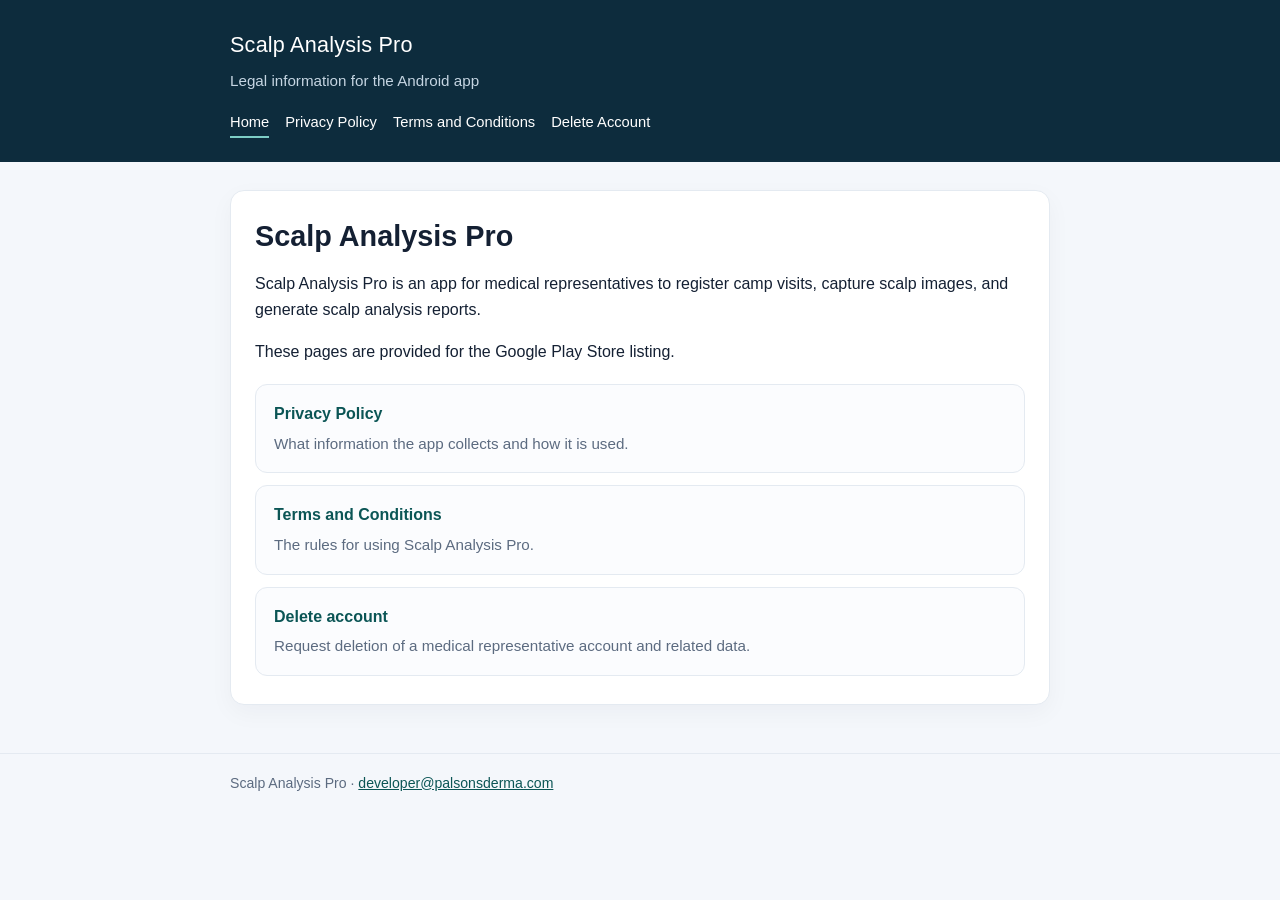
<file: index.html>
<!DOCTYPE html>
<html lang="en">
<head>
  <meta charset="utf-8">
  <meta name="viewport" content="width=device-width, initial-scale=1">
  <title>Scalp Analysis Pro</title>
  <link rel="stylesheet" href="styles.css">
</head>
<body>
  <header>
    <div class="header-inner">
      <p class="brand"><a href="index.html">Scalp Analysis Pro</a></p>
      <p class="tagline">Legal information for the Android app</p>
      <nav>
        <a href="index.html" aria-current="page">Home</a>
        <a href="privacy-policy.html">Privacy Policy</a>
        <a href="terms.html">Terms and Conditions</a>
        <a href="delete-account.html">Delete Account</a>
      </nav>
    </div>
  </header>
  <main>
    <article class="card">
      <h1>Scalp Analysis Pro</h1>
      <p>Scalp Analysis Pro is an app for medical representatives to register camp visits, capture scalp images, and generate scalp analysis reports.</p>
      <p>These pages are provided for the Google Play Store listing.</p>
      <div class="links">
        <a href="privacy-policy.html">
          <strong>Privacy Policy</strong>
          <span>What information the app collects and how it is used.</span>
        </a>
        <a href="terms.html">
          <strong>Terms and Conditions</strong>
          <span>The rules for using Scalp Analysis Pro.</span>
        </a>
        <a href="delete-account.html">
          <strong>Delete account</strong>
          <span>Request deletion of a medical representative account and related data.</span>
        </a>
      </div>
    </article>
  </main>
  <footer>
    <div class="footer-inner">Scalp Analysis Pro · <a href="mailto:developer@palsonsderma.com">developer@palsonsderma.com</a></div>
  </footer>
</body>
</html>
</file>
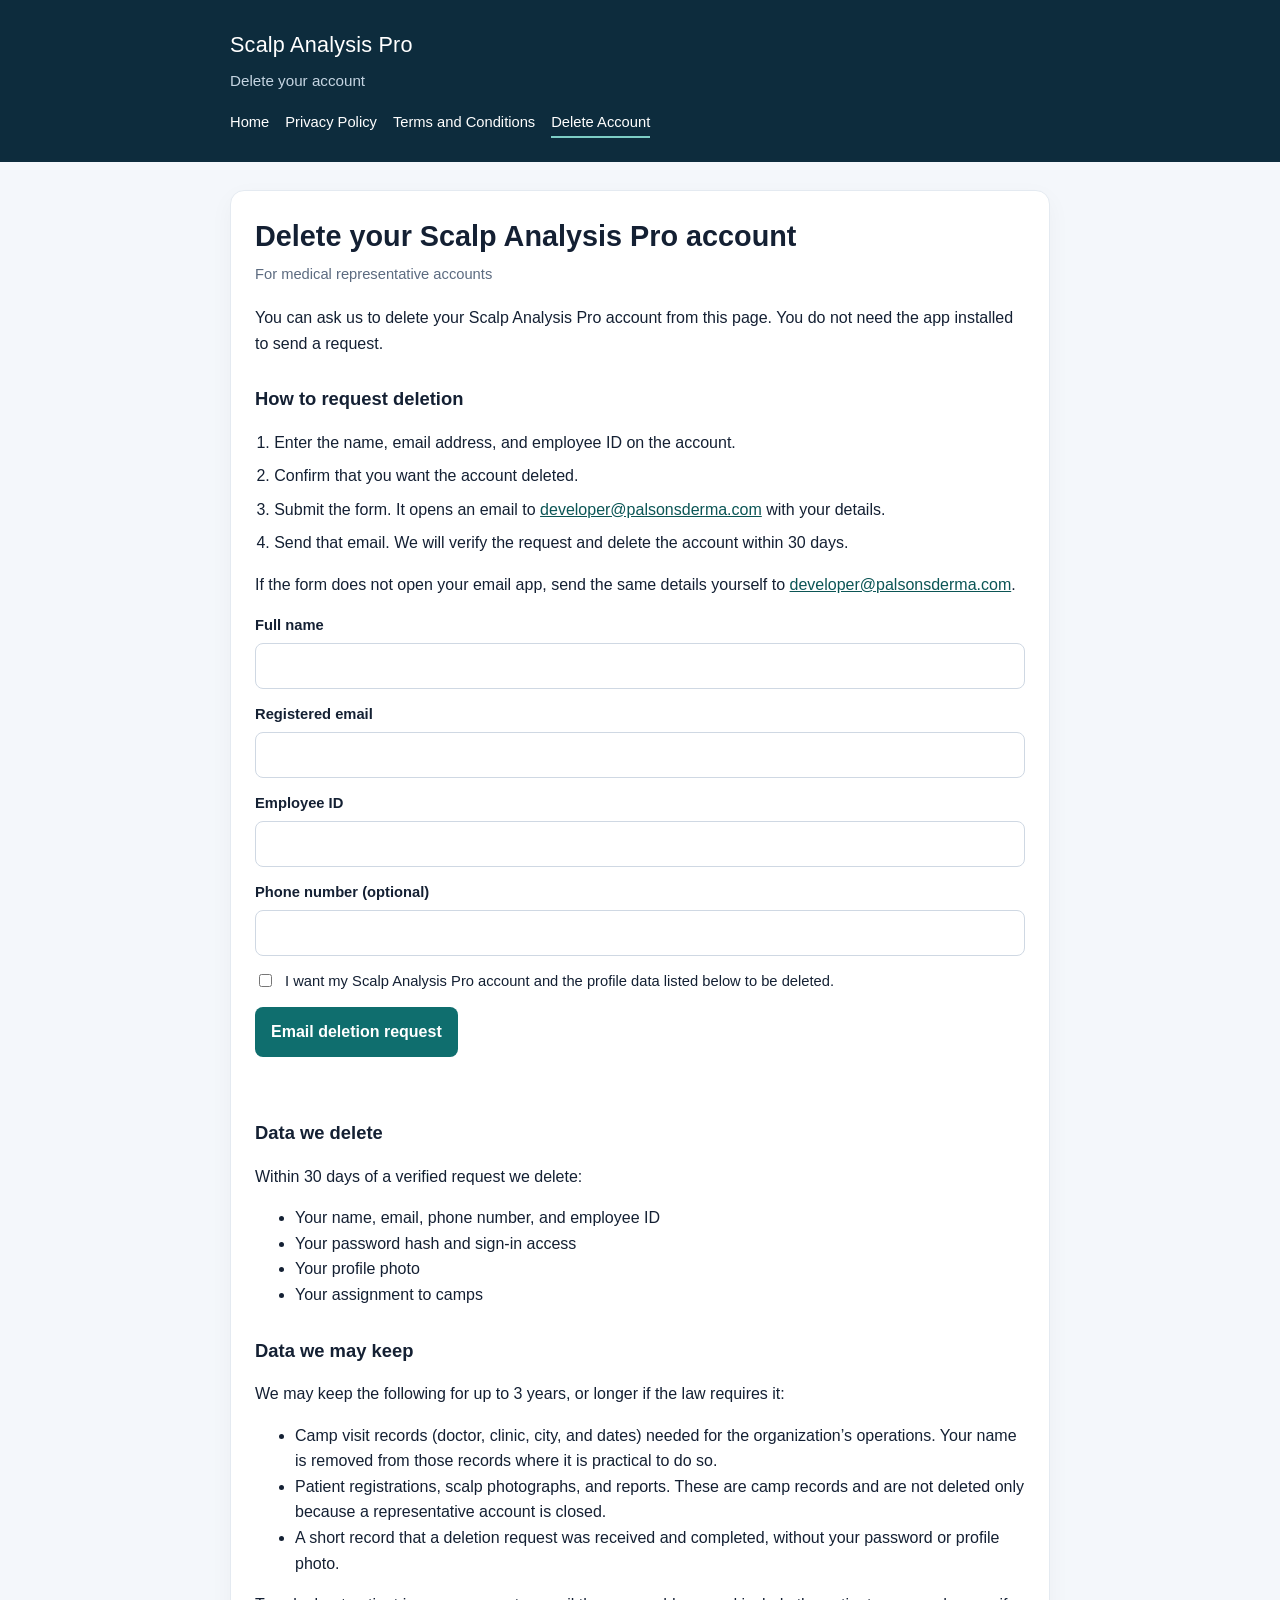
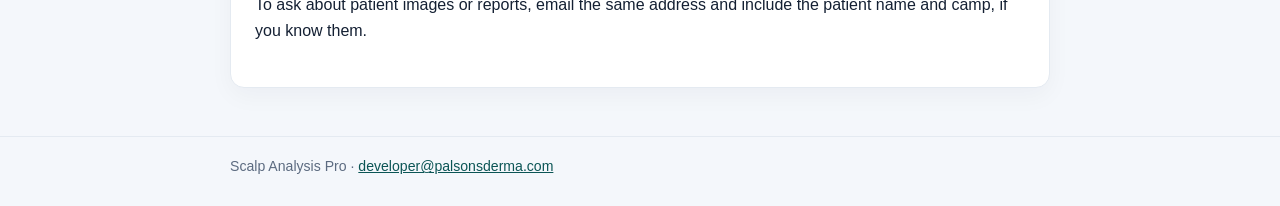
<file: delete-account.html>
<!DOCTYPE html>
<html lang="en">
<head>
  <meta charset="utf-8">
  <meta name="viewport" content="width=device-width, initial-scale=1">
  <title>Delete Account · Scalp Analysis Pro</title>
  <link rel="stylesheet" href="styles.css">
</head>
<body>
  <header>
    <div class="header-inner">
      <p class="brand"><a href="index.html">Scalp Analysis Pro</a></p>
      <p class="tagline">Delete your account</p>
      <nav>
        <a href="index.html">Home</a>
        <a href="privacy-policy.html">Privacy Policy</a>
        <a href="terms.html">Terms and Conditions</a>
        <a href="delete-account.html" aria-current="page">Delete Account</a>
      </nav>
    </div>
  </header>
  <main>
    <article class="card">
      <h1>Delete your Scalp Analysis Pro account</h1>
      <p class="updated">For medical representative accounts</p>
      <p>You can ask us to delete your Scalp Analysis Pro account from this page. You do not need the app installed to send a request.</p>

      <h2>How to request deletion</h2>
      <ol class="steps">
        <li>Enter the name, email address, and employee ID on the account.</li>
        <li>Confirm that you want the account deleted.</li>
        <li>Submit the form. It opens an email to <a href="mailto:developer@palsonsderma.com">developer@palsonsderma.com</a> with your details.</li>
        <li>Send that email. We will verify the request and delete the account within 30 days.</li>
      </ol>
      <p>If the form does not open your email app, send the same details yourself to <a href="mailto:developer@palsonsderma.com?subject=Delete%20Scalp%20Analysis%20Pro%20account">developer@palsonsderma.com</a>.</p>

      <form id="delete-form">
        <label>
          Full name
          <input name="name" type="text" autocomplete="name" required>
        </label>
        <label>
          Registered email
          <input name="email" type="email" autocomplete="email" required>
        </label>
        <label>
          Employee ID
          <input name="employeeId" type="text" required>
        </label>
        <label>
          Phone number (optional)
          <input name="phone" type="tel" autocomplete="tel">
        </label>
        <label class="check">
          <input name="confirm" type="checkbox" required>
          <span>I want my Scalp Analysis Pro account and the profile data listed below to be deleted.</span>
        </label>
        <button type="submit">Email deletion request</button>
        <p class="status" id="status" role="status"></p>
      </form>

      <h2>Data we delete</h2>
      <p>Within 30 days of a verified request we delete:</p>
      <ul>
        <li>Your name, email, phone number, and employee ID</li>
        <li>Your password hash and sign-in access</li>
        <li>Your profile photo</li>
        <li>Your assignment to camps</li>
      </ul>

      <h2>Data we may keep</h2>
      <p>We may keep the following for up to 3 years, or longer if the law requires it:</p>
      <ul>
        <li>Camp visit records (doctor, clinic, city, and dates) needed for the organization’s operations. Your name is removed from those records where it is practical to do so.</li>
        <li>Patient registrations, scalp photographs, and reports. These are camp records and are not deleted only because a representative account is closed.</li>
        <li>A short record that a deletion request was received and completed, without your password or profile photo.</li>
      </ul>
      <p>To ask about patient images or reports, email the same address and include the patient name and camp, if you know them.</p>
    </article>
  </main>
  <footer>
    <div class="footer-inner">Scalp Analysis Pro · <a href="mailto:developer@palsonsderma.com">developer@palsonsderma.com</a></div>
  </footer>
  <script>
    document.getElementById("delete-form").addEventListener("submit", function (event) {
      event.preventDefault();
      var data = new FormData(event.target);
      var body = [
        "Please delete my Scalp Analysis Pro account.",
        "",
        "Name: " + data.get("name"),
        "Email: " + data.get("email"),
        "Employee ID: " + data.get("employeeId"),
        "Phone: " + (data.get("phone") || "Not provided")
      ].join("\n");
      var link = "mailto:developer@palsonsderma.com?subject=" +
        encodeURIComponent("Delete Scalp Analysis Pro account") +
        "&body=" + encodeURIComponent(body);
      window.location.href = link;
      document.getElementById("status").textContent =
        "Your email app should open with the request. Send the message to finish.";
    });
  </script>
</body>
</html>
</file>
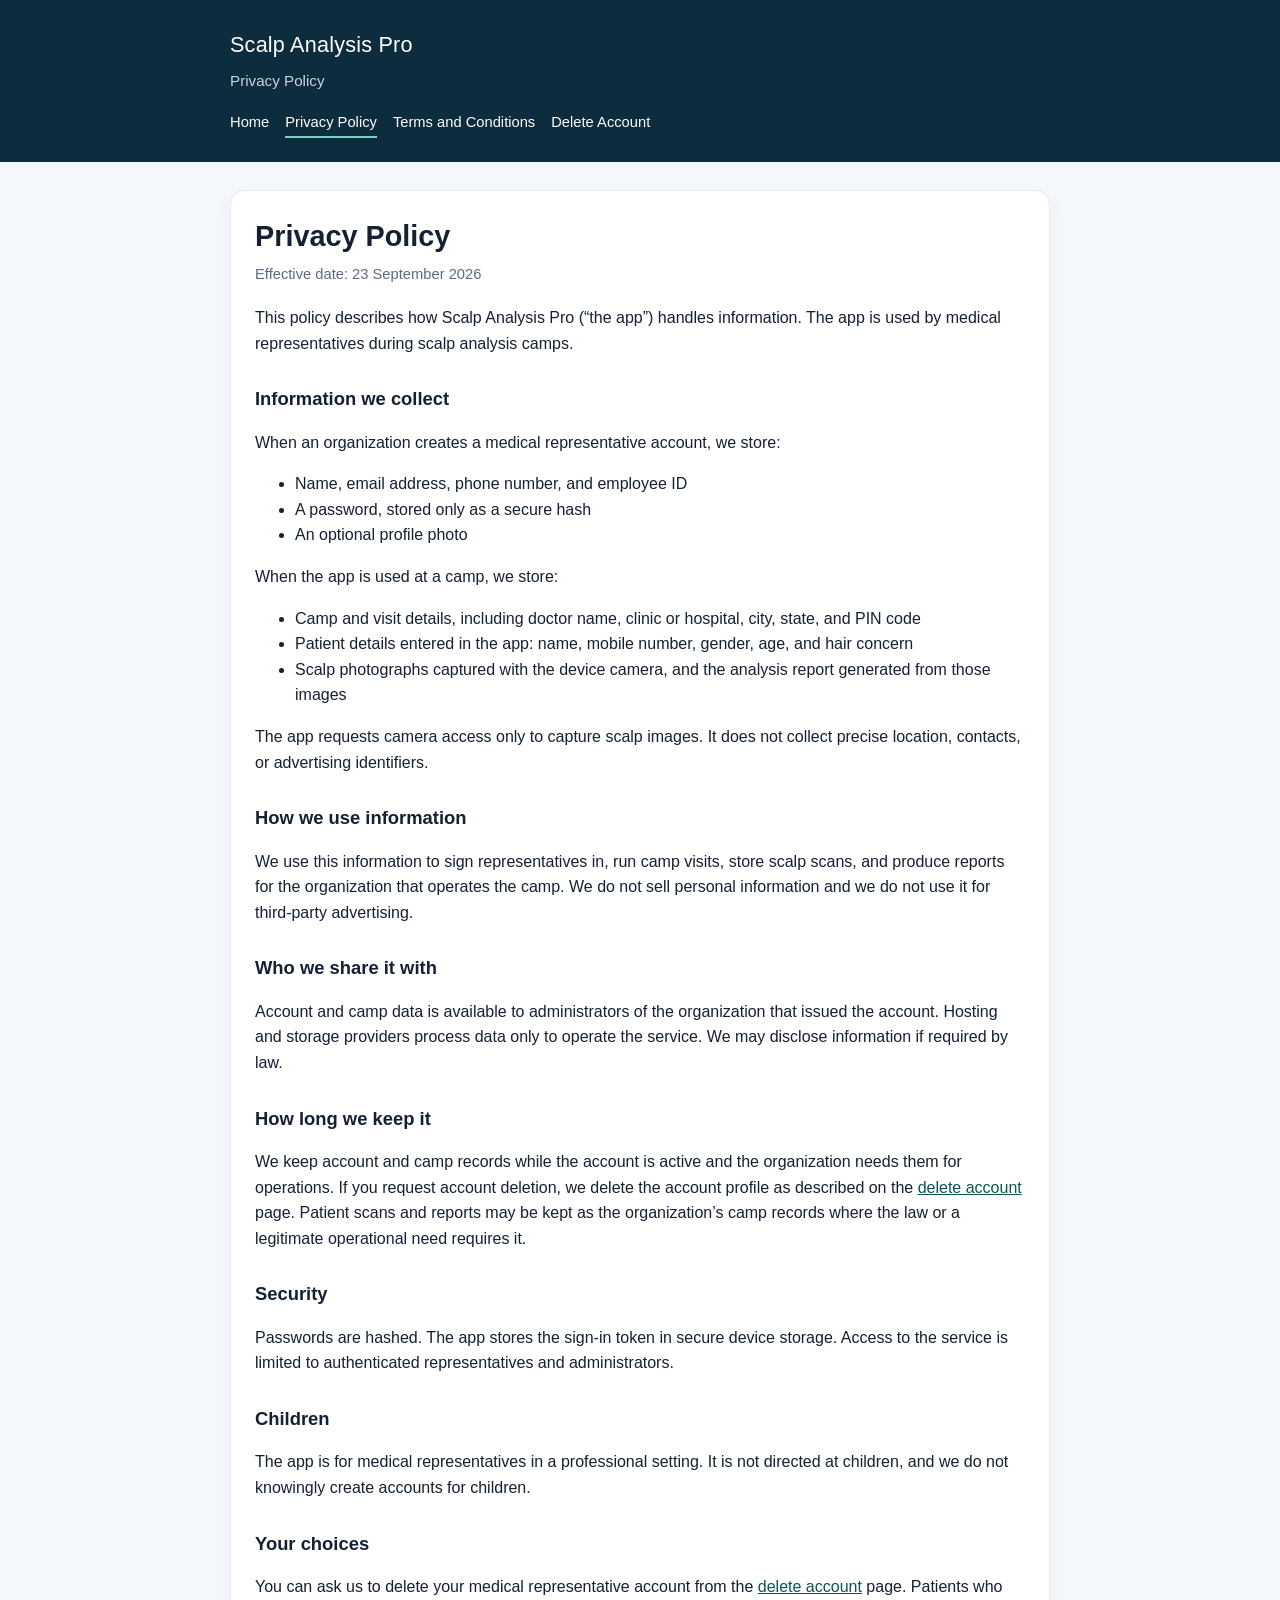
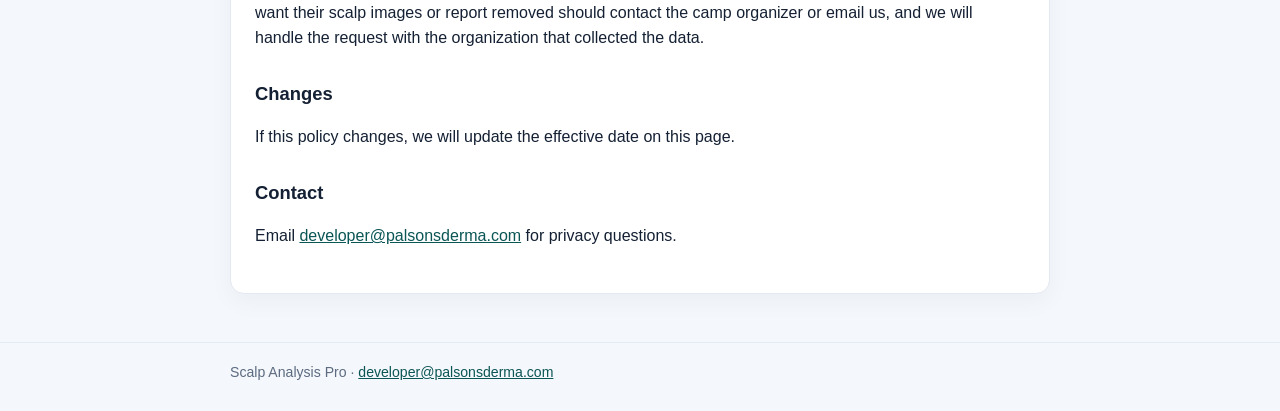
<file: privacy-policy.html>
<!DOCTYPE html>
<html lang="en">
<head>
  <meta charset="utf-8">
  <meta name="viewport" content="width=device-width, initial-scale=1">
  <title>Privacy Policy · Scalp Analysis Pro</title>
  <link rel="stylesheet" href="styles.css">
</head>
<body>
  <header>
    <div class="header-inner">
      <p class="brand"><a href="index.html">Scalp Analysis Pro</a></p>
      <p class="tagline">Privacy Policy</p>
      <nav>
        <a href="index.html">Home</a>
        <a href="privacy-policy.html" aria-current="page">Privacy Policy</a>
        <a href="terms.html">Terms and Conditions</a>
        <a href="delete-account.html">Delete Account</a>
      </nav>
    </div>
  </header>
  <main>
    <article class="card">
      <h1>Privacy Policy</h1>
      <p class="updated">Effective date: 23 September 2026</p>
      <p>This policy describes how Scalp Analysis Pro (“the app”) handles information. The app is used by medical representatives during scalp analysis camps.</p>

      <h2>Information we collect</h2>
      <p>When an organization creates a medical representative account, we store:</p>
      <ul>
        <li>Name, email address, phone number, and employee ID</li>
        <li>A password, stored only as a secure hash</li>
        <li>An optional profile photo</li>
      </ul>
      <p>When the app is used at a camp, we store:</p>
      <ul>
        <li>Camp and visit details, including doctor name, clinic or hospital, city, state, and PIN code</li>
        <li>Patient details entered in the app: name, mobile number, gender, age, and hair concern</li>
        <li>Scalp photographs captured with the device camera, and the analysis report generated from those images</li>
      </ul>
      <p>The app requests camera access only to capture scalp images. It does not collect precise location, contacts, or advertising identifiers.</p>

      <h2>How we use information</h2>
      <p>We use this information to sign representatives in, run camp visits, store scalp scans, and produce reports for the organization that operates the camp. We do not sell personal information and we do not use it for third-party advertising.</p>

      <h2>Who we share it with</h2>
      <p>Account and camp data is available to administrators of the organization that issued the account. Hosting and storage providers process data only to operate the service. We may disclose information if required by law.</p>

      <h2>How long we keep it</h2>
      <p>We keep account and camp records while the account is active and the organization needs them for operations. If you request account deletion, we delete the account profile as described on the <a href="delete-account.html">delete account</a> page. Patient scans and reports may be kept as the organization’s camp records where the law or a legitimate operational need requires it.</p>

      <h2>Security</h2>
      <p>Passwords are hashed. The app stores the sign-in token in secure device storage. Access to the service is limited to authenticated representatives and administrators.</p>

      <h2>Children</h2>
      <p>The app is for medical representatives in a professional setting. It is not directed at children, and we do not knowingly create accounts for children.</p>

      <h2>Your choices</h2>
      <p>You can ask us to delete your medical representative account from the <a href="delete-account.html">delete account</a> page. Patients who want their scalp images or report removed should contact the camp organizer or email us, and we will handle the request with the organization that collected the data.</p>

      <h2>Changes</h2>
      <p>If this policy changes, we will update the effective date on this page.</p>

      <h2>Contact</h2>
      <p>Email <a href="mailto:developer@palsonsderma.com">developer@palsonsderma.com</a> for privacy questions.</p>
    </article>
  </main>
  <footer>
    <div class="footer-inner">Scalp Analysis Pro · <a href="mailto:developer@palsonsderma.com">developer@palsonsderma.com</a></div>
  </footer>
</body>
</html>
</file>
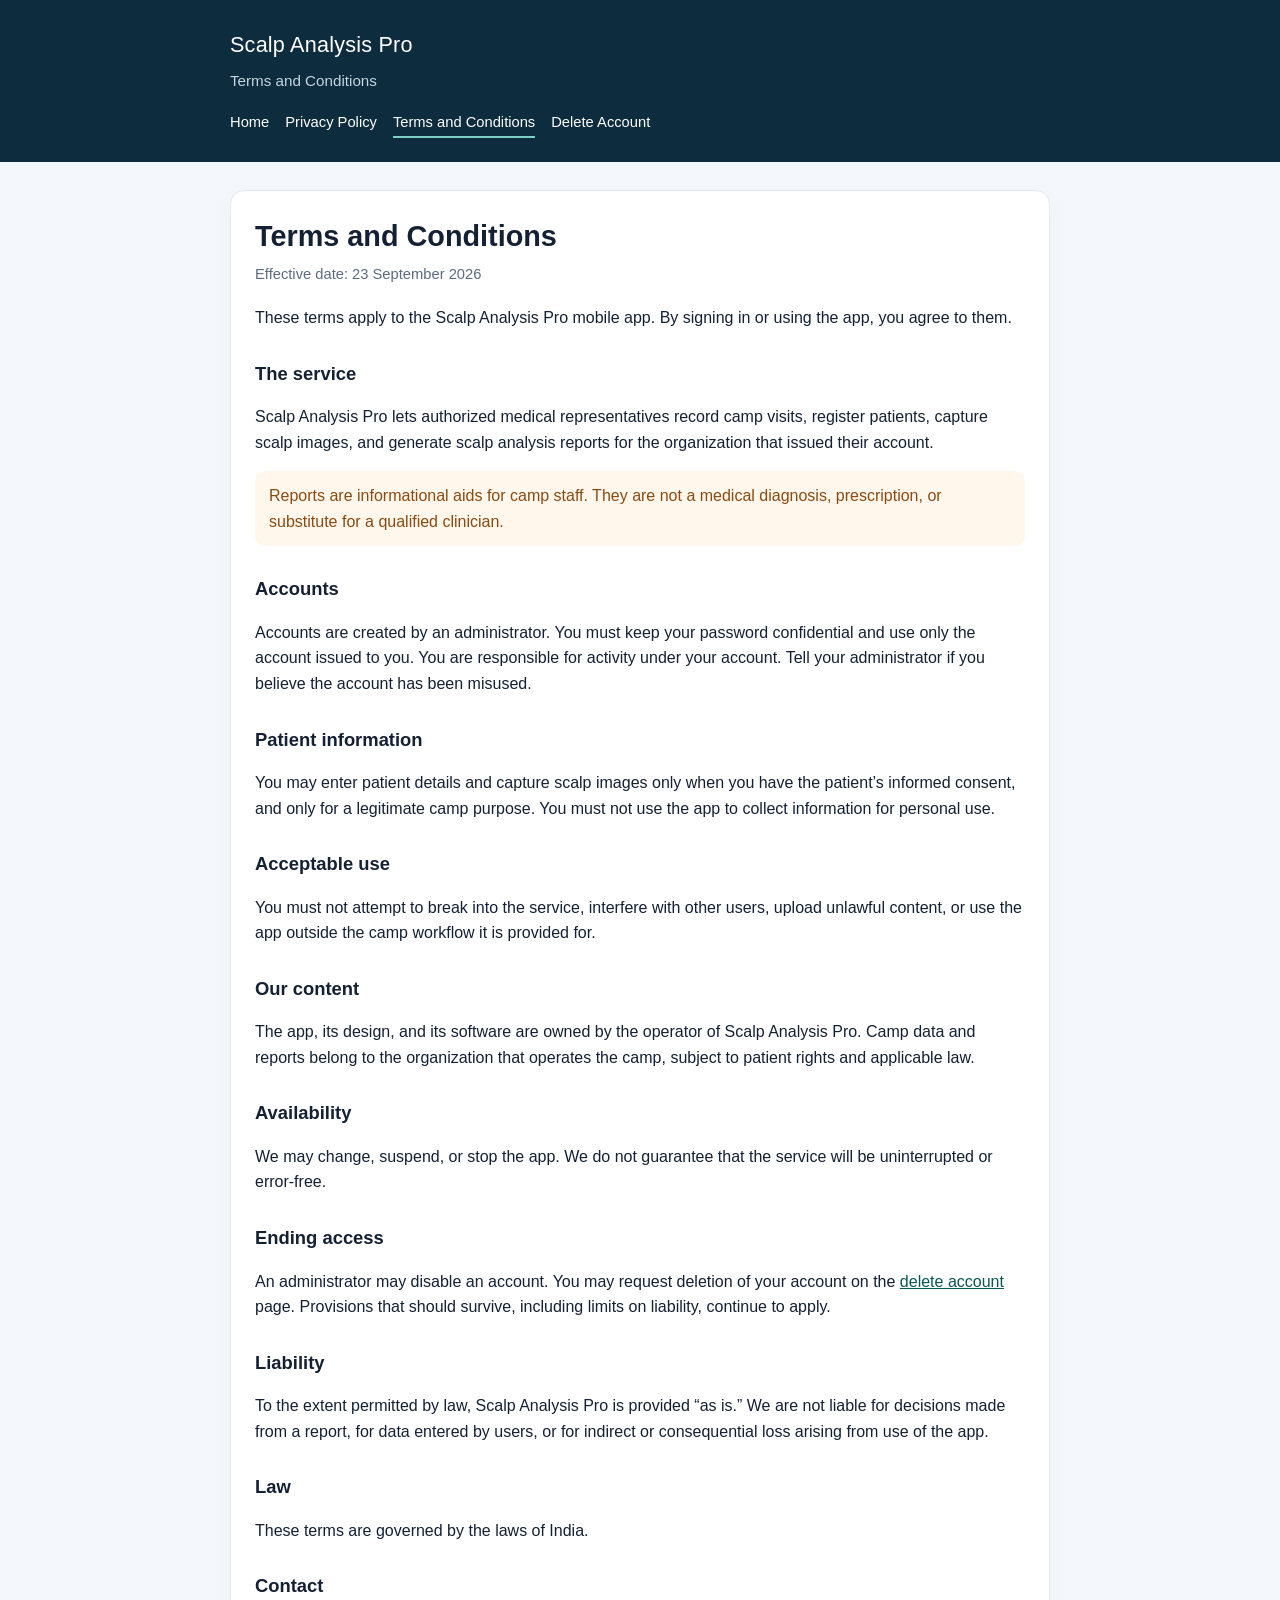
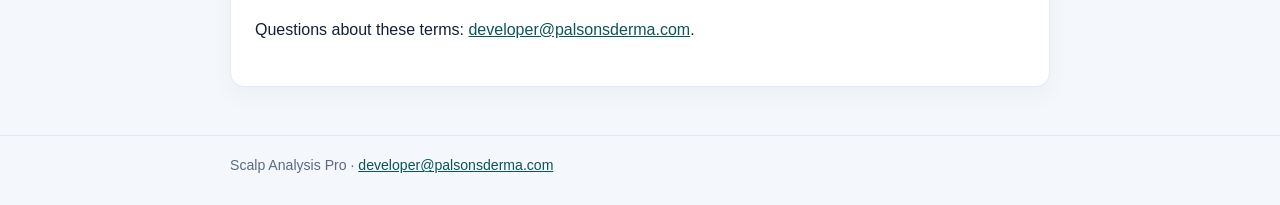
<file: terms.html>
<!DOCTYPE html>
<html lang="en">
<head>
  <meta charset="utf-8">
  <meta name="viewport" content="width=device-width, initial-scale=1">
  <title>Terms and Conditions · Scalp Analysis Pro</title>
  <link rel="stylesheet" href="styles.css">
</head>
<body>
  <header>
    <div class="header-inner">
      <p class="brand"><a href="index.html">Scalp Analysis Pro</a></p>
      <p class="tagline">Terms and Conditions</p>
      <nav>
        <a href="index.html">Home</a>
        <a href="privacy-policy.html">Privacy Policy</a>
        <a href="terms.html" aria-current="page">Terms and Conditions</a>
        <a href="delete-account.html">Delete Account</a>
      </nav>
    </div>
  </header>
  <main>
    <article class="card">
      <h1>Terms and Conditions</h1>
      <p class="updated">Effective date: 23 September 2026</p>
      <p>These terms apply to the Scalp Analysis Pro mobile app. By signing in or using the app, you agree to them.</p>

      <h2>The service</h2>
      <p>Scalp Analysis Pro lets authorized medical representatives record camp visits, register patients, capture scalp images, and generate scalp analysis reports for the organization that issued their account.</p>
      <p class="notice">Reports are informational aids for camp staff. They are not a medical diagnosis, prescription, or substitute for a qualified clinician.</p>

      <h2>Accounts</h2>
      <p>Accounts are created by an administrator. You must keep your password confidential and use only the account issued to you. You are responsible for activity under your account. Tell your administrator if you believe the account has been misused.</p>

      <h2>Patient information</h2>
      <p>You may enter patient details and capture scalp images only when you have the patient’s informed consent, and only for a legitimate camp purpose. You must not use the app to collect information for personal use.</p>

      <h2>Acceptable use</h2>
      <p>You must not attempt to break into the service, interfere with other users, upload unlawful content, or use the app outside the camp workflow it is provided for.</p>

      <h2>Our content</h2>
      <p>The app, its design, and its software are owned by the operator of Scalp Analysis Pro. Camp data and reports belong to the organization that operates the camp, subject to patient rights and applicable law.</p>

      <h2>Availability</h2>
      <p>We may change, suspend, or stop the app. We do not guarantee that the service will be uninterrupted or error-free.</p>

      <h2>Ending access</h2>
      <p>An administrator may disable an account. You may request deletion of your account on the <a href="delete-account.html">delete account</a> page. Provisions that should survive, including limits on liability, continue to apply.</p>

      <h2>Liability</h2>
      <p>To the extent permitted by law, Scalp Analysis Pro is provided “as is.” We are not liable for decisions made from a report, for data entered by users, or for indirect or consequential loss arising from use of the app.</p>

      <h2>Law</h2>
      <p>These terms are governed by the laws of India.</p>

      <h2>Contact</h2>
      <p>Questions about these terms: <a href="mailto:developer@palsonsderma.com">developer@palsonsderma.com</a>.</p>
    </article>
  </main>
  <footer>
    <div class="footer-inner">Scalp Analysis Pro · <a href="mailto:developer@palsonsderma.com">developer@palsonsderma.com</a></div>
  </footer>
</body>
</html>
</file>
<file: styles.css>
:root {
  --ink: #142033;
  --muted: #5c6b80;
  --line: #e4eaf1;
  --bg: #f4f7fb;
  --card: #ffffff;
  --accent: #0f6e6e;
  --accent-dark: #0b5555;
  --warn: #8a4b12;
  --warn-bg: #fff6ec;
}

* {
  box-sizing: border-box;
}

html {
  scroll-behavior: smooth;
}

body {
  margin: 0;
  font-family: "Segoe UI", Helvetica, Arial, sans-serif;
  color: var(--ink);
  background: var(--bg);
  line-height: 1.6;
}

a {
  color: var(--accent-dark);
}

header {
  background: #0d2c3d;
  color: #fff;
}

.header-inner,
main,
footer .footer-inner {
  width: min(820px, calc(100% - 32px));
  margin: 0 auto;
}

.header-inner {
  padding: 28px 0 24px;
}

.brand {
  margin: 0;
  font-size: 1.35rem;
  letter-spacing: 0.01em;
}

.brand a {
  color: inherit;
  text-decoration: none;
}

.tagline {
  margin: 6px 0 0;
  color: #c5d5e2;
  font-size: 0.95rem;
}

nav {
  display: flex;
  flex-wrap: wrap;
  gap: 8px 16px;
  margin-top: 18px;
}

nav a {
  color: #fff;
  text-decoration: none;
  font-size: 0.92rem;
  border-bottom: 2px solid transparent;
  padding-bottom: 2px;
}

nav a[aria-current="page"] {
  border-color: #7dcec6;
}

main {
  padding: 28px 0 48px;
}

.card {
  background: var(--card);
  border: 1px solid var(--line);
  border-radius: 14px;
  padding: 28px 24px;
  box-shadow: 0 8px 24px rgba(20, 32, 51, 0.04);
}

h1 {
  margin: 0 0 8px;
  font-size: 1.8rem;
  line-height: 1.25;
}

h2 {
  margin: 28px 0 8px;
  font-size: 1.15rem;
}

.updated {
  margin: 0 0 18px;
  color: var(--muted);
  font-size: 0.92rem;
}

.links {
  display: grid;
  gap: 12px;
  margin-top: 20px;
}

.links a {
  display: block;
  text-decoration: none;
  color: inherit;
  border: 1px solid var(--line);
  border-radius: 12px;
  padding: 16px 18px;
  background: #fbfcfe;
}

.links a strong {
  display: block;
  color: var(--accent-dark);
  margin-bottom: 4px;
}

.links a span {
  color: var(--muted);
  font-size: 0.95rem;
}

ol.steps {
  padding-left: 1.2rem;
}

ol.steps li {
  margin: 8px 0;
}

.notice {
  background: var(--warn-bg);
  color: var(--warn);
  border-radius: 10px;
  padding: 12px 14px;
  margin: 16px 0;
}

form {
  display: grid;
  gap: 14px;
  margin-top: 8px;
}

label {
  display: grid;
  gap: 6px;
  font-weight: 600;
  font-size: 0.92rem;
}

input,
textarea {
  width: 100%;
  font: inherit;
  font-weight: 400;
  padding: 10px 12px;
  border: 1px solid #cfd8e3;
  border-radius: 8px;
  background: #fff;
}

.check {
  display: flex;
  gap: 10px;
  align-items: flex-start;
  font-weight: 400;
}

.check input {
  width: auto;
  margin-top: 4px;
}

button {
  justify-self: start;
  font: inherit;
  font-weight: 600;
  color: #fff;
  background: var(--accent);
  border: 0;
  border-radius: 8px;
  padding: 12px 16px;
  cursor: pointer;
}

button:hover {
  background: var(--accent-dark);
}

.status {
  min-height: 1.2em;
  margin: 0;
  color: var(--accent-dark);
}

footer {
  border-top: 1px solid var(--line);
  color: var(--muted);
  font-size: 0.88rem;
}

.footer-inner {
  padding: 18px 0 28px;
}
</file>
